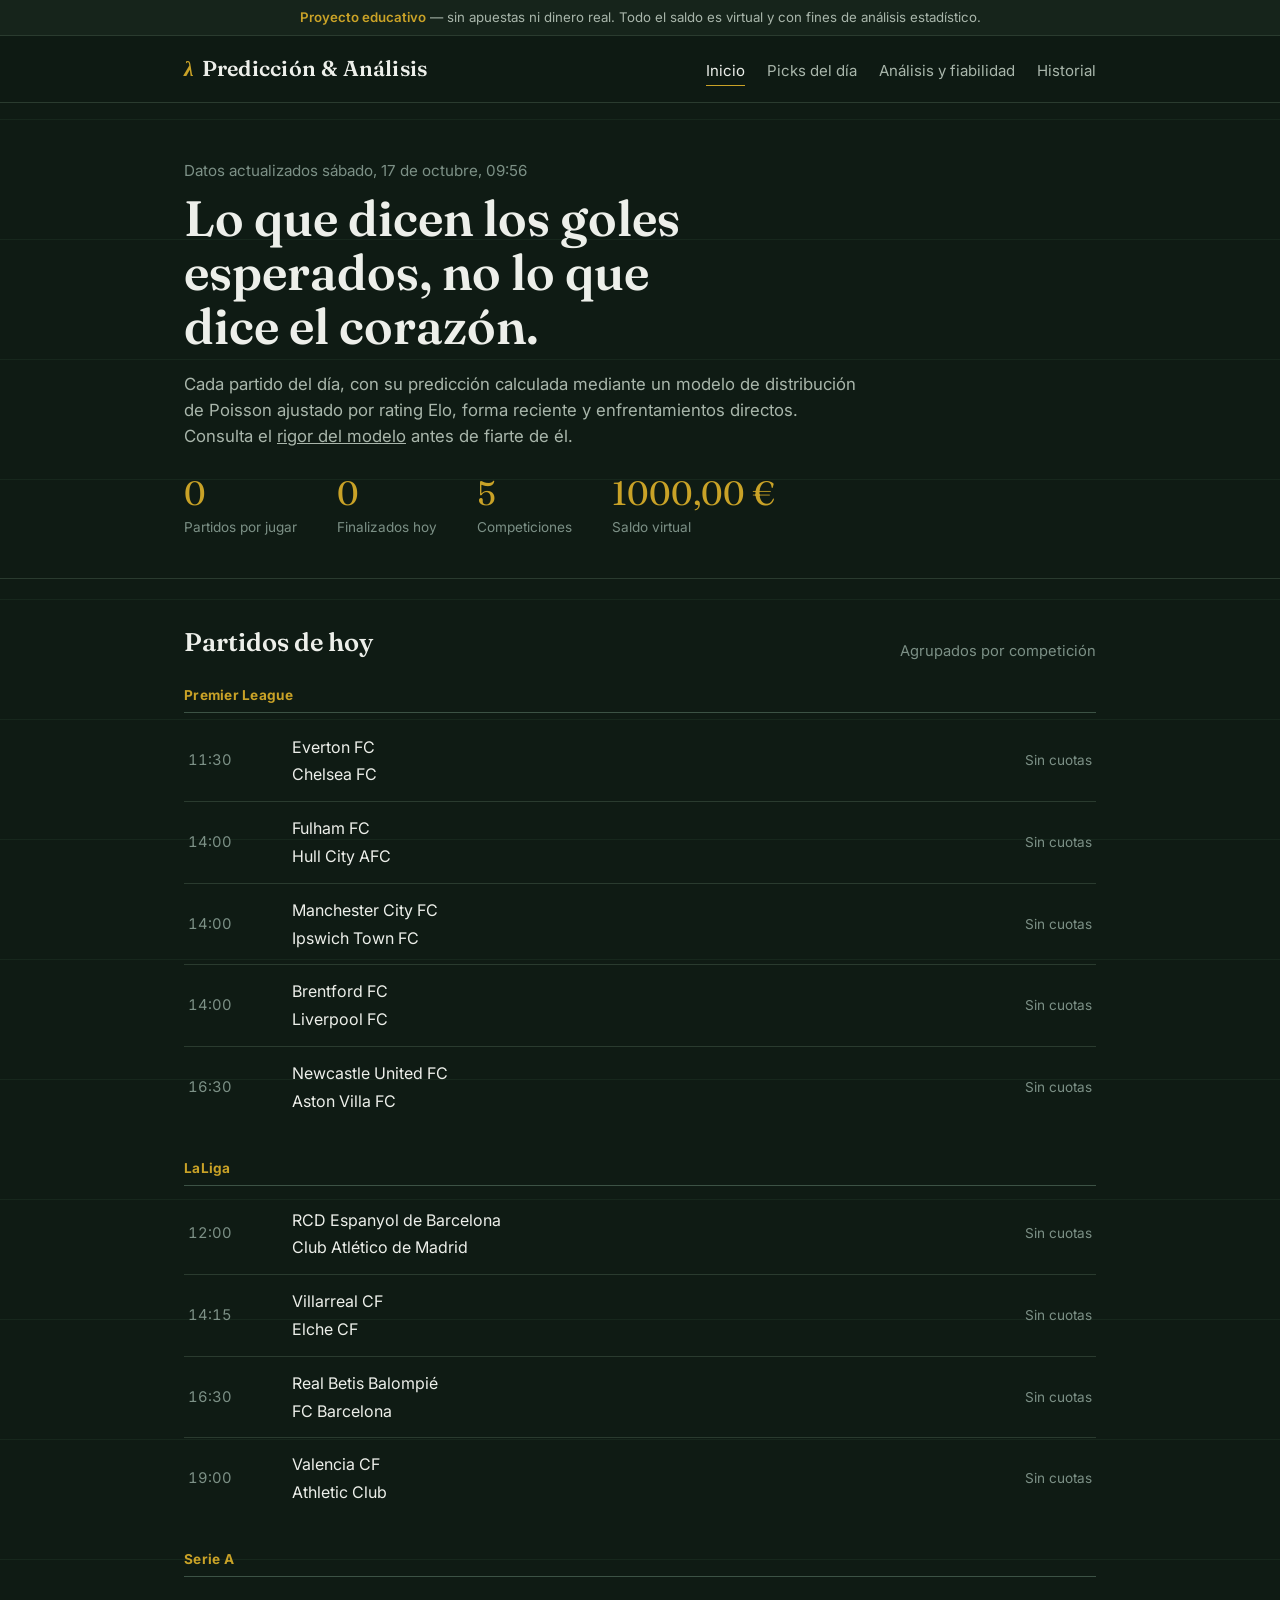
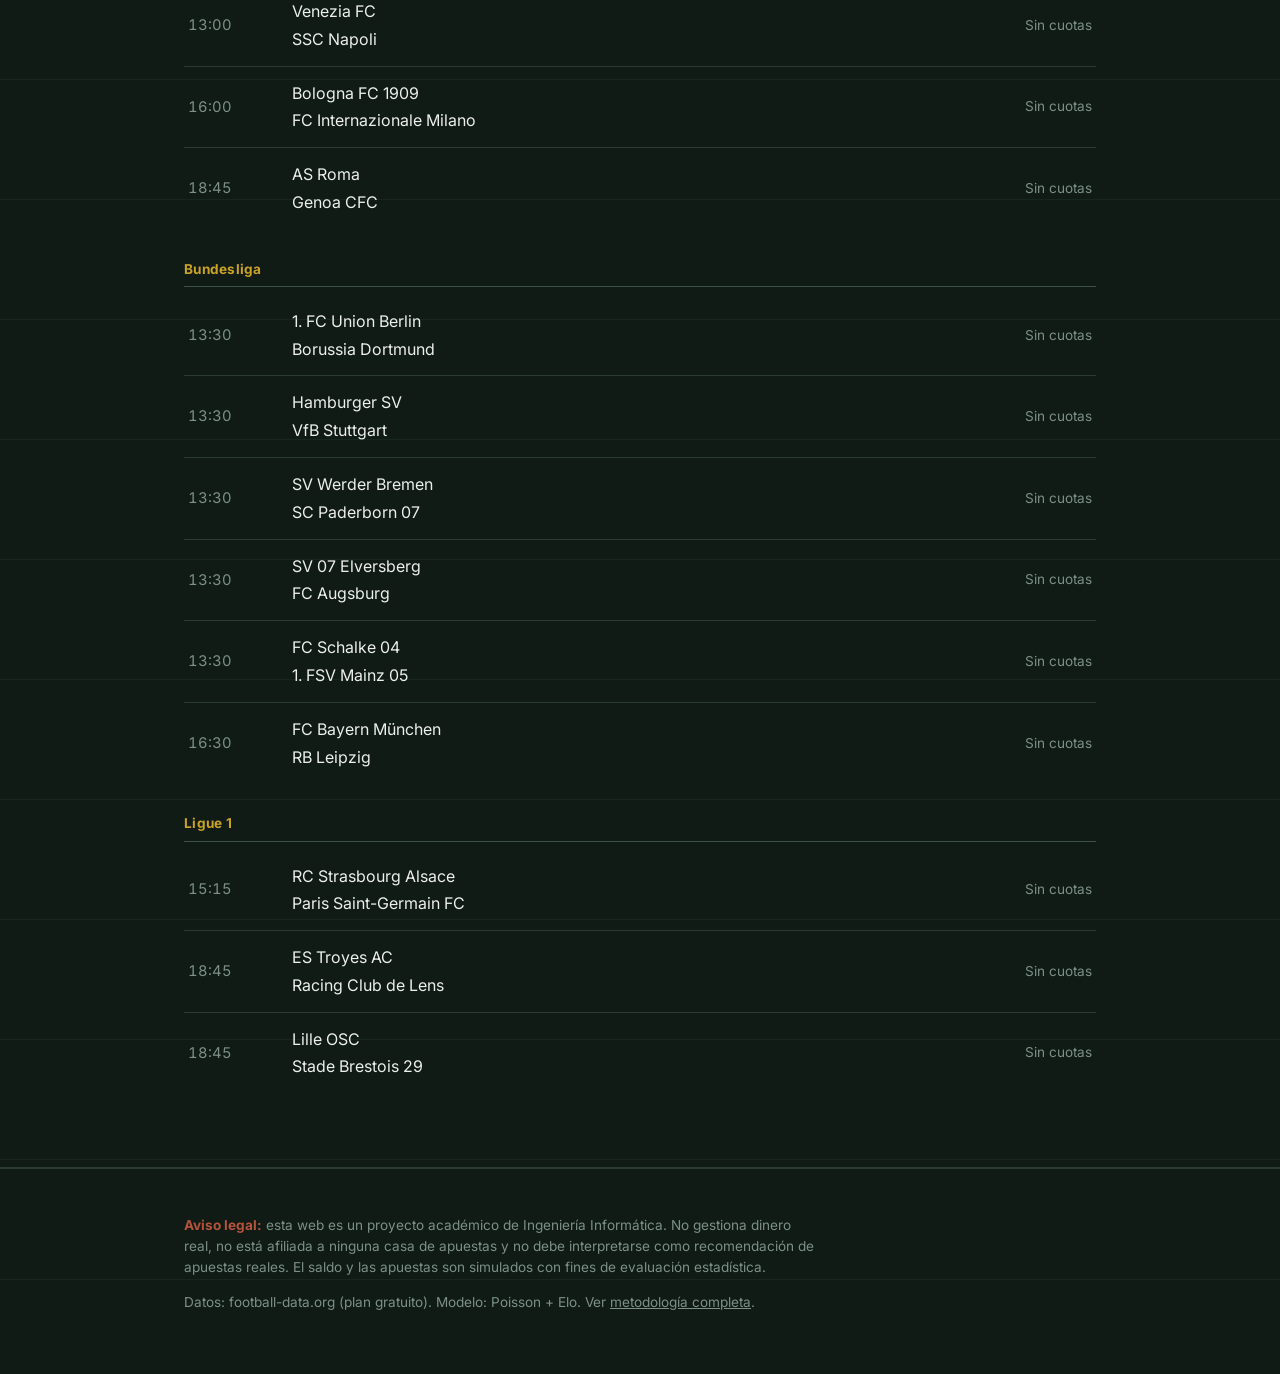
<file: index.html>
<!DOCTYPE html>
<html lang="es">
<head>
<meta charset="UTF-8" />
<meta name="viewport" content="width=device-width, initial-scale=1.0" />
<title>Inicio — Predicción &amp; Análisis de Fútbol</title>
<meta name="description" content="Panel diario de partidos, predicciones Poisson+Elo y picks de valor. Proyecto académico, sin dinero real." />
<link rel="preconnect" href="https://fonts.googleapis.com" />
<link href="https://fonts.googleapis.com/css2?family=Fraunces:ital,wght@0,500;0,600;1,500&family=Inter:wght@400;500;600&display=swap" rel="stylesheet" />
<link rel="stylesheet" href="css/styles.css" />
</head>
<body>
<a class="skip-link" href="#main">Ir al contenido</a>

<div class="disclaimer">
  <strong>Proyecto educativo</strong> — sin apuestas ni dinero real. Todo el saldo es virtual y con fines de análisis estadístico.
</div>

<header class="site-header">
  <div class="container">
    <a class="brand" href="index.html"><span class="brand-mark">λ</span> Predicción &amp; Análisis</a>
    <nav class="main-nav" aria-label="Navegación principal">
      <a href="index.html" aria-current="page">Inicio</a>
      <a href="picks.html">Picks del día</a>
      <a href="analysis.html">Análisis y fiabilidad</a>
      <a href="history.html">Historial</a>
    </nav>
  </div>
</header>

<main id="main">
  <section class="hero">
    <div class="container">
      <p class="hero-kicker" id="updated-at">Cargando datos…</p>
      <h1>Lo que dicen los goles esperados, no lo que dice el corazón.</h1>
      <p class="lede">
        Cada partido del día, con su predicción calculada mediante un modelo de
        distribución de Poisson ajustado por rating Elo, forma reciente y
        enfrentamientos directos. Consulta el <a href="analysis.html">rigor del modelo</a>
        antes de fiarte de él.
      </p>

      <div class="hero-stats">
        <div class="stat-block"><div class="num" id="stat-scheduled">—</div><div class="label">Partidos por jugar</div></div>
        <div class="stat-block"><div class="num" id="stat-finished">—</div><div class="label">Finalizados hoy</div></div>
        <div class="stat-block"><div class="num" id="stat-competitions">—</div><div class="label">Competiciones</div></div>
        <div class="stat-block"><div class="num" id="stat-balance">—</div><div class="label">Saldo virtual</div></div>
      </div>
    </div>
  </section>

  <section class="section">
    <div class="container">
      <div class="section-head">
        <h2>Partidos de hoy</h2>
        <span class="sub">Agrupados por competición</span>
      </div>
      <div id="matches-container"></div>
      <div id="matches-empty" class="empty-state" style="display:none;">
        No hay partidos programados para hoy en las competiciones cubiertas, o los datos aún no se han generado.
        Revisa <code>data/matches-today.json</code> o espera a la próxima ejecución del workflow diario.
      </div>
    </div>
  </section>
</main>

<footer class="site-footer">
  <div class="container">
    <p class="legal"><strong>Aviso legal:</strong> esta web es un proyecto académico de Ingeniería Informática.
    No gestiona dinero real, no está afiliada a ninguna casa de apuestas y no debe interpretarse como
    recomendación de apuestas reales. El saldo y las apuestas son simulados con fines de evaluación estadística.</p>
    <p>Datos: football-data.org (plan gratuito). Modelo: Poisson + Elo. Ver <a href="README.md">metodología completa</a>.</p>
  </div>
</footer>

<script src="js/config.js"></script>
<script src="js/data.js"></script>
<script src="js/storage.js"></script>
<script src="js/home.js"></script>
</body>
</html>
</file>
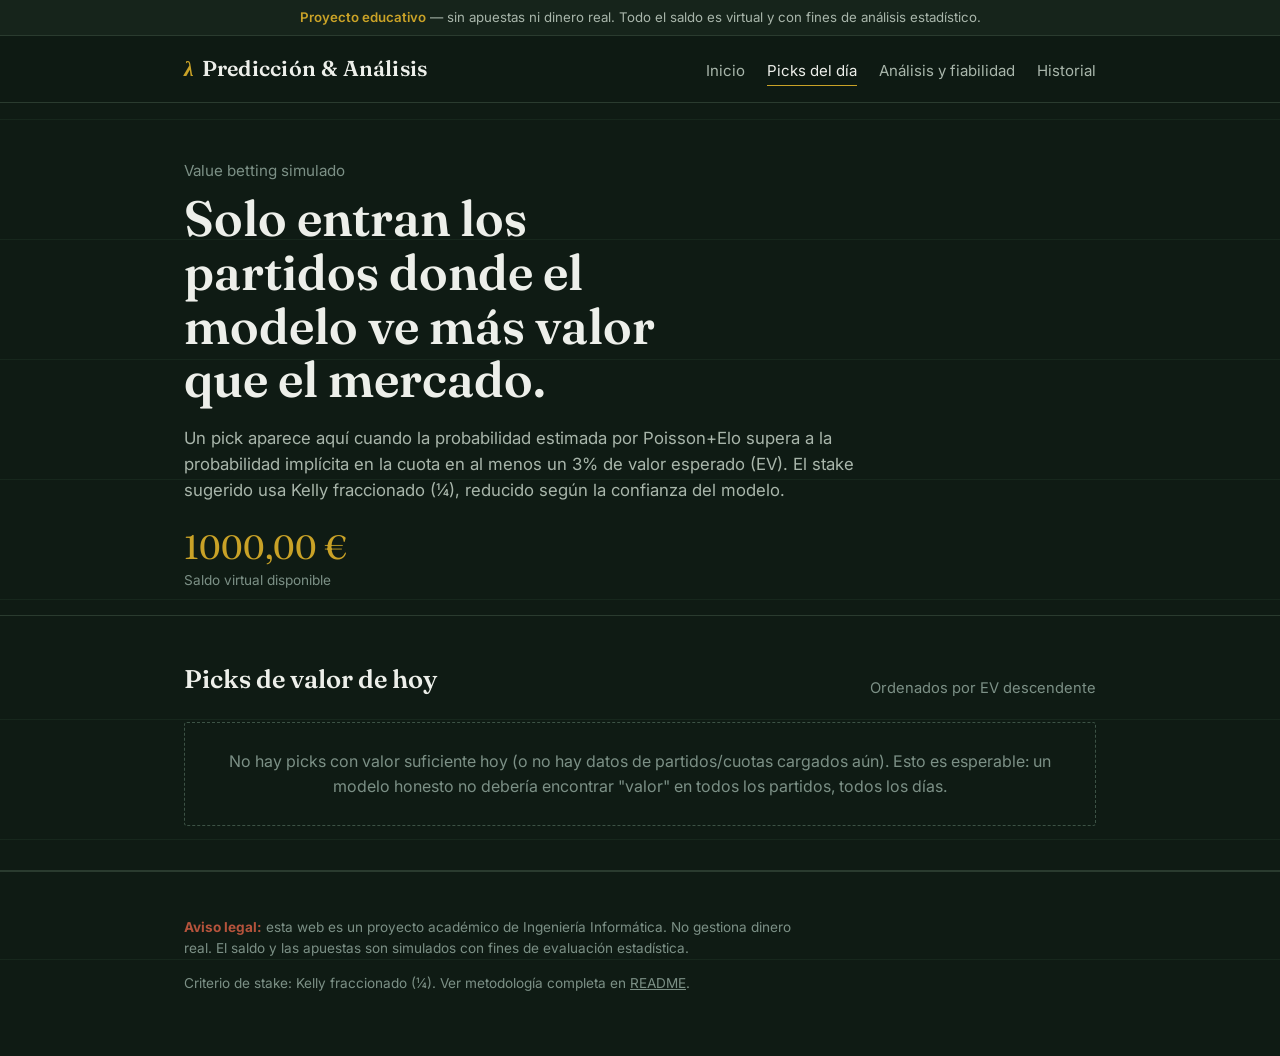
<file: picks.html>
<!DOCTYPE html>
<html lang="es">
<head>
<meta charset="UTF-8" />
<meta name="viewport" content="width=device-width, initial-scale=1.0" />
<title>Picks del día — Predicción &amp; Análisis de Fútbol</title>
<link rel="preconnect" href="https://fonts.googleapis.com" />
<link href="https://fonts.googleapis.com/css2?family=Fraunces:ital,wght@0,500;0,600;1,500&family=Inter:wght@400;500;600&display=swap" rel="stylesheet" />
<link rel="stylesheet" href="css/styles.css" />
</head>
<body>
<a class="skip-link" href="#main">Ir al contenido</a>

<div class="disclaimer">
  <strong>Proyecto educativo</strong> — sin apuestas ni dinero real. Todo el saldo es virtual y con fines de análisis estadístico.
</div>

<header class="site-header">
  <div class="container">
    <a class="brand" href="index.html"><span class="brand-mark">λ</span> Predicción &amp; Análisis</a>
    <nav class="main-nav" aria-label="Navegación principal">
      <a href="index.html">Inicio</a>
      <a href="picks.html" aria-current="page">Picks del día</a>
      <a href="analysis.html">Análisis y fiabilidad</a>
      <a href="history.html">Historial</a>
    </nav>
  </div>
</header>

<main id="main">
  <section class="hero" style="padding-bottom:24px;">
    <div class="container">
      <p class="hero-kicker">Value betting simulado</p>
      <h1>Solo entran los partidos donde el modelo ve más valor que el mercado.</h1>
      <p class="lede">
        Un pick aparece aquí cuando la probabilidad estimada por Poisson+Elo supera a la
        probabilidad implícita en la cuota en al menos un 3% de valor esperado (EV).
        El stake sugerido usa Kelly fraccionado (¼), reducido según la confianza del modelo.
      </p>
      <div class="hero-stats">
        <div class="stat-block"><div class="num" id="virtual-balance">—</div><div class="label">Saldo virtual disponible</div></div>
      </div>
    </div>
  </section>

  <section class="section">
    <div class="container">
      <div class="section-head">
        <h2>Picks de valor de hoy</h2>
        <span class="sub">Ordenados por EV descendente</span>
      </div>
      <div id="picks-list"></div>
      <div id="picks-empty" class="empty-state" style="display:none;">
        No hay picks con valor suficiente hoy (o no hay datos de partidos/cuotas cargados aún).
        Esto es esperable: un modelo honesto no debería encontrar "valor" en todos los partidos, todos los días.
      </div>
    </div>
  </section>
</main>

<footer class="site-footer">
  <div class="container">
    <p class="legal"><strong>Aviso legal:</strong> esta web es un proyecto académico de Ingeniería Informática.
    No gestiona dinero real. El saldo y las apuestas son simulados con fines de evaluación estadística.</p>
    <p>Criterio de stake: Kelly fraccionado (¼). Ver metodología completa en <a href="README.md">README</a>.</p>
  </div>
</footer>

<script src="js/config.js"></script>
<script src="js/data.js"></script>
<script src="js/storage.js"></script>
<script src="js/elo.js"></script>
<script src="js/poisson.js"></script>
<script src="js/team-stats.js"></script>
<script src="js/predictor.js"></script>
<script src="js/kelly.js"></script>
<script src="js/picks.js"></script>
</body>
</html>
</file>
<file: css/styles.css>
/* =========================================================
   Predicción & Análisis — identidad visual
   Paleta: sala de análisis de un cuerpo técnico, no un casino.
   Verde césped nocturno + tiza + ámbar de "valor" + ladrillo de "pérdida".
   ========================================================= */

:root {
  --bg: #0f1b14;
  --bg-raised: #16241b;
  --bg-raised-2: #1c2f22;
  --line: #2a3b2f;
  --line-strong: #3c5245;
  --chalk: #edefea;
  --chalk-dim: #a9b6ab;
  --muted: #7c9086;
  --amber: #c9a227;
  --amber-dim: #8a7226;
  --brick: #b5533c;
  --brick-dim: #7a3c2c;
  --pitch-mid: #1e3325;

  --font-display: "Fraunces", Georgia, serif;
  --font-body: "Inter", -apple-system, BlinkMacSystemFont, sans-serif;

  --radius: 3px;
  --content-max: 960px;
}

* { box-sizing: border-box; }

html { scroll-behavior: smooth; }

body {
  margin: 0;
  background: var(--bg);
  background-image:
    repeating-linear-gradient(180deg, transparent, transparent 119px, var(--pitch-mid) 120px);
  color: var(--chalk);
  font-family: var(--font-body);
  font-size: 16px;
  line-height: 1.55;
  -webkit-font-smoothing: antialiased;
}

a { color: inherit; }

img, svg { max-width: 100%; }

.container {
  max-width: var(--content-max);
  margin: 0 auto;
  padding: 0 24px;
}

/* ---------- Skip link / accessibility ---------- */
.skip-link {
  position: absolute;
  left: -999px;
  top: 0;
  background: var(--amber);
  color: #14210f;
  padding: 8px 14px;
  z-index: 100;
}
.skip-link:focus { left: 12px; top: 12px; }

:focus-visible {
  outline: 2px solid var(--amber);
  outline-offset: 2px;
}

/* ---------- Header / nav ---------- */
.site-header {
  border-bottom: 1px solid var(--line);
  background: rgba(15, 27, 20, 0.92);
  position: sticky;
  top: 0;
  z-index: 20;
  backdrop-filter: blur(6px);
}

.site-header .container {
  display: flex;
  align-items: baseline;
  justify-content: space-between;
  padding-top: 16px;
  padding-bottom: 16px;
  flex-wrap: wrap;
  gap: 10px 24px;
}

.brand {
  font-family: var(--font-display);
  font-size: 1.35rem;
  font-weight: 600;
  letter-spacing: 0.01em;
  text-decoration: none;
  color: var(--chalk);
  display: flex;
  align-items: baseline;
  gap: 8px;
}
.brand .brand-mark { color: var(--amber); font-style: italic; }

.main-nav { display: flex; gap: 22px; flex-wrap: wrap; }
.main-nav a {
  text-decoration: none;
  color: var(--chalk-dim);
  font-size: 0.94rem;
  padding-bottom: 3px;
  border-bottom: 1px solid transparent;
}
.main-nav a:hover, .main-nav a[aria-current="page"] {
  color: var(--chalk);
  border-bottom-color: var(--amber);
}

/* ---------- Disclaimer banner ---------- */
.disclaimer {
  background: var(--bg-raised);
  border-bottom: 1px solid var(--line);
  color: var(--chalk-dim);
  font-size: 0.83rem;
  text-align: center;
  padding: 7px 12px;
}
.disclaimer strong { color: var(--amber); font-weight: 600; }

/* ---------- Hero ---------- */
.hero {
  padding: 56px 0 40px;
  border-bottom: 1px solid var(--line);
}
.hero-kicker {
  color: var(--muted);
  font-size: 0.95rem;
  margin: 0 0 10px;
}
.hero h1 {
  font-family: var(--font-display);
  font-size: clamp(2.1rem, 4vw, 3.1rem);
  line-height: 1.08;
  margin: 0 0 18px;
  max-width: 16ch;
  font-weight: 600;
}
.hero p.lede {
  max-width: 62ch;
  color: var(--chalk-dim);
  font-size: 1.05rem;
  margin: 0 0 24px;
}

.hero-stats {
  display: flex;
  gap: 40px;
  flex-wrap: wrap;
  margin-top: 28px;
}
.stat-block .num {
  font-family: var(--font-display);
  font-size: 2.1rem;
  color: var(--amber);
  font-variant-numeric: tabular-nums;
  line-height: 1;
}
.stat-block .label {
  color: var(--muted);
  font-size: 0.85rem;
  margin-top: 6px;
}

/* ---------- Section headers ---------- */
.section {
  padding: 44px 0;
  border-bottom: 1px solid var(--line);
}
.section-head {
  display: flex;
  justify-content: space-between;
  align-items: flex-end;
  gap: 16px;
  margin-bottom: 22px;
  flex-wrap: wrap;
}
.section-head h2 {
  font-family: var(--font-display);
  font-size: 1.6rem;
  font-weight: 600;
  margin: 0;
}
.section-head .sub { color: var(--muted); font-size: 0.92rem; }

/* ---------- Match rows (Inicio) ---------- */
.competition-group { margin-bottom: 30px; }
.competition-title {
  font-size: 0.85rem;
  color: var(--amber);
  text-transform: none;
  letter-spacing: 0.02em;
  margin: 0 0 8px;
  padding-bottom: 6px;
  border-bottom: 1px solid var(--line-strong);
}

.match-row {
  display: grid;
  grid-template-columns: 90px 1fr auto;
  align-items: center;
  gap: 14px;
  padding: 14px 4px;
  border-bottom: 1px solid var(--line);
}
.match-row:last-child { border-bottom: none; }

.match-time { color: var(--muted); font-variant-numeric: tabular-nums; font-size: 0.92rem; }
.match-status { color: var(--amber); font-size: 0.8rem; }

.match-teams { display: flex; flex-direction: column; gap: 3px; }
.match-teams .team { font-size: 1rem; }
.match-teams .team.winner { color: var(--amber); }
.match-score {
  font-variant-numeric: tabular-nums;
  font-family: var(--font-display);
  font-size: 1.1rem;
  color: var(--chalk-dim);
  min-width: 2.6em;
}

.odds-strip { display: flex; gap: 8px; }
.odds-chip {
  border: 1px solid var(--line-strong);
  border-radius: var(--radius);
  padding: 5px 9px;
  font-size: 0.85rem;
  text-align: center;
  min-width: 46px;
  font-variant-numeric: tabular-nums;
}
.odds-chip .k { display: block; color: var(--muted); font-size: 0.68rem; }

/* ---------- Picks / value bets ---------- */
.pick-card {
  border: 1px solid var(--line-strong);
  border-radius: var(--radius);
  background: var(--bg-raised);
  padding: 20px 22px;
  margin-bottom: 16px;
}
.pick-card-head {
  display: flex;
  justify-content: space-between;
  align-items: flex-start;
  gap: 12px;
  flex-wrap: wrap;
  margin-bottom: 12px;
}
.pick-teams { font-family: var(--font-display); font-size: 1.15rem; }
.pick-league { color: var(--muted); font-size: 0.8rem; margin-top: 2px; }

.ev-badge {
  font-variant-numeric: tabular-nums;
  border-radius: var(--radius);
  padding: 4px 10px;
  font-size: 0.85rem;
  font-weight: 600;
  white-space: nowrap;
}
.ev-badge.positive { background: rgba(201,162,39,0.14); color: var(--amber); border: 1px solid var(--amber-dim); }
.ev-badge.negative { background: rgba(181,83,60,0.14); color: var(--brick); border: 1px solid var(--brick-dim); }

.pick-grid {
  display: grid;
  grid-template-columns: repeat(auto-fit, minmax(110px, 1fr));
  gap: 14px;
  margin: 14px 0;
  padding: 14px 0;
  border-top: 1px solid var(--line);
  border-bottom: 1px solid var(--line);
}
.pick-grid .metric .v {
  font-variant-numeric: tabular-nums;
  font-size: 1.05rem;
  color: var(--chalk);
}
.pick-grid .metric .l {
  color: var(--muted);
  font-size: 0.76rem;
  margin-top: 3px;
}

.stake-row {
  display: flex;
  align-items: center;
  gap: 14px;
  flex-wrap: wrap;
  margin-top: 14px;
}
.stake-row label { color: var(--chalk-dim); font-size: 0.88rem; }
.stake-row input[type="number"] {
  background: var(--bg);
  border: 1px solid var(--line-strong);
  color: var(--chalk);
  padding: 8px 10px;
  border-radius: var(--radius);
  width: 100px;
  font-variant-numeric: tabular-nums;
  font-size: 0.95rem;
}

.btn {
  border: 1px solid var(--amber-dim);
  background: transparent;
  color: var(--amber);
  padding: 8px 16px;
  border-radius: var(--radius);
  font-size: 0.88rem;
  cursor: pointer;
  font-family: var(--font-body);
}
.btn:hover { background: rgba(201,162,39,0.12); }
.btn.ghost { border-color: var(--line-strong); color: var(--chalk-dim); }
.btn.ghost:hover { border-color: var(--muted); color: var(--chalk); }
.btn:disabled { opacity: 0.45; cursor: not-allowed; }

/* ---------- Tables ---------- */
table.data-table {
  width: 100%;
  border-collapse: collapse;
  font-size: 0.92rem;
}
table.data-table caption { text-align: left; color: var(--muted); margin-bottom: 8px; font-size: 0.85rem; }
table.data-table th, table.data-table td {
  text-align: left;
  padding: 10px 8px;
  border-bottom: 1px solid var(--line);
  font-variant-numeric: tabular-nums;
}
table.data-table th {
  color: var(--muted);
  font-weight: 500;
  font-size: 0.78rem;
}
table.data-table tr:hover td { background: rgba(255,255,255,0.02); }
.pos { color: var(--amber); }
.neg { color: var(--brick); }

/* ---------- Cards / method blocks ---------- */
.method-card {
  background: var(--bg-raised);
  border: 1px solid var(--line);
  border-radius: var(--radius);
  padding: 22px 24px;
}
.method-card h3 { font-family: var(--font-display); font-weight: 600; margin-top: 0; }
.method-card .formula {
  background: var(--bg);
  border-left: 3px solid var(--amber-dim);
  padding: 10px 14px;
  margin: 12px 0;
  font-size: 0.9rem;
  overflow-x: auto;
}

.two-col {
  display: grid;
  grid-template-columns: 1fr 1fr;
  gap: 24px;
}
@media (max-width: 720px) {
  .two-col { grid-template-columns: 1fr; }
  .match-row { grid-template-columns: 1fr; }
  .odds-strip { justify-content: flex-start; }
}

/* ---------- Chart containers ---------- */
.chart-box {
  background: var(--bg-raised);
  border: 1px solid var(--line);
  border-radius: var(--radius);
  padding: 20px;
  margin-bottom: 24px;
}
.chart-box h3 { margin-top: 0; font-family: var(--font-display); font-weight: 600; font-size: 1.1rem; }
.chart-box canvas { max-height: 320px; }

/* ---------- Empty / loading states ---------- */
.empty-state {
  color: var(--muted);
  border: 1px dashed var(--line-strong);
  border-radius: var(--radius);
  padding: 26px;
  text-align: center;
}
.state-msg { color: var(--muted); font-size: 0.9rem; padding: 10px 0; }

/* ---------- Balance ticker (historial) ---------- */
.balance-hero {
  display: flex;
  gap: 40px;
  flex-wrap: wrap;
  padding: 24px 0;
}

/* ---------- Footer ---------- */
.site-footer {
  border-top: 1px solid var(--line);
  padding: 32px 0 48px;
  color: var(--muted);
  font-size: 0.85rem;
}
.site-footer .legal {
  max-width: 70ch;
  margin-bottom: 10px;
}
.site-footer .legal strong { color: var(--brick); }

/* ---------- Utility ---------- */
.mt-0 { margin-top: 0; }
.text-muted { color: var(--muted); }
.small { font-size: 0.85rem; }
</file>
